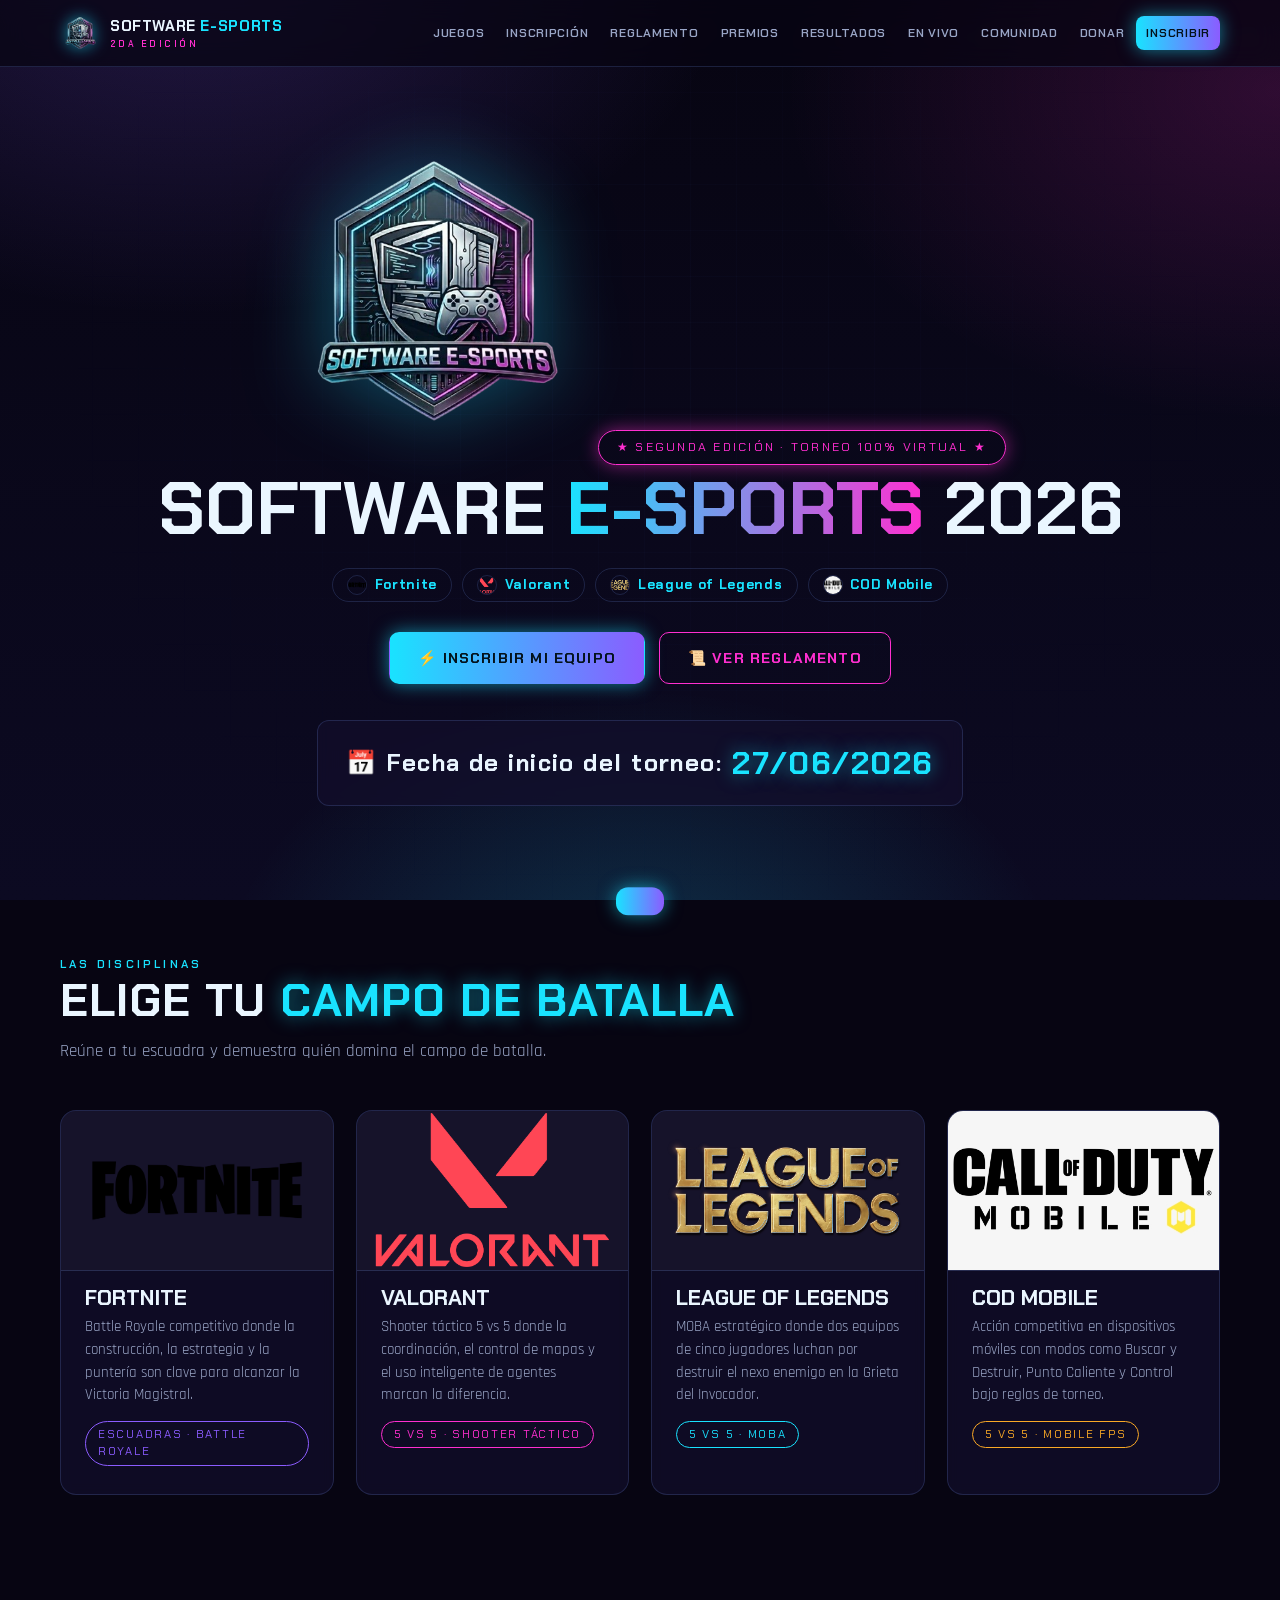
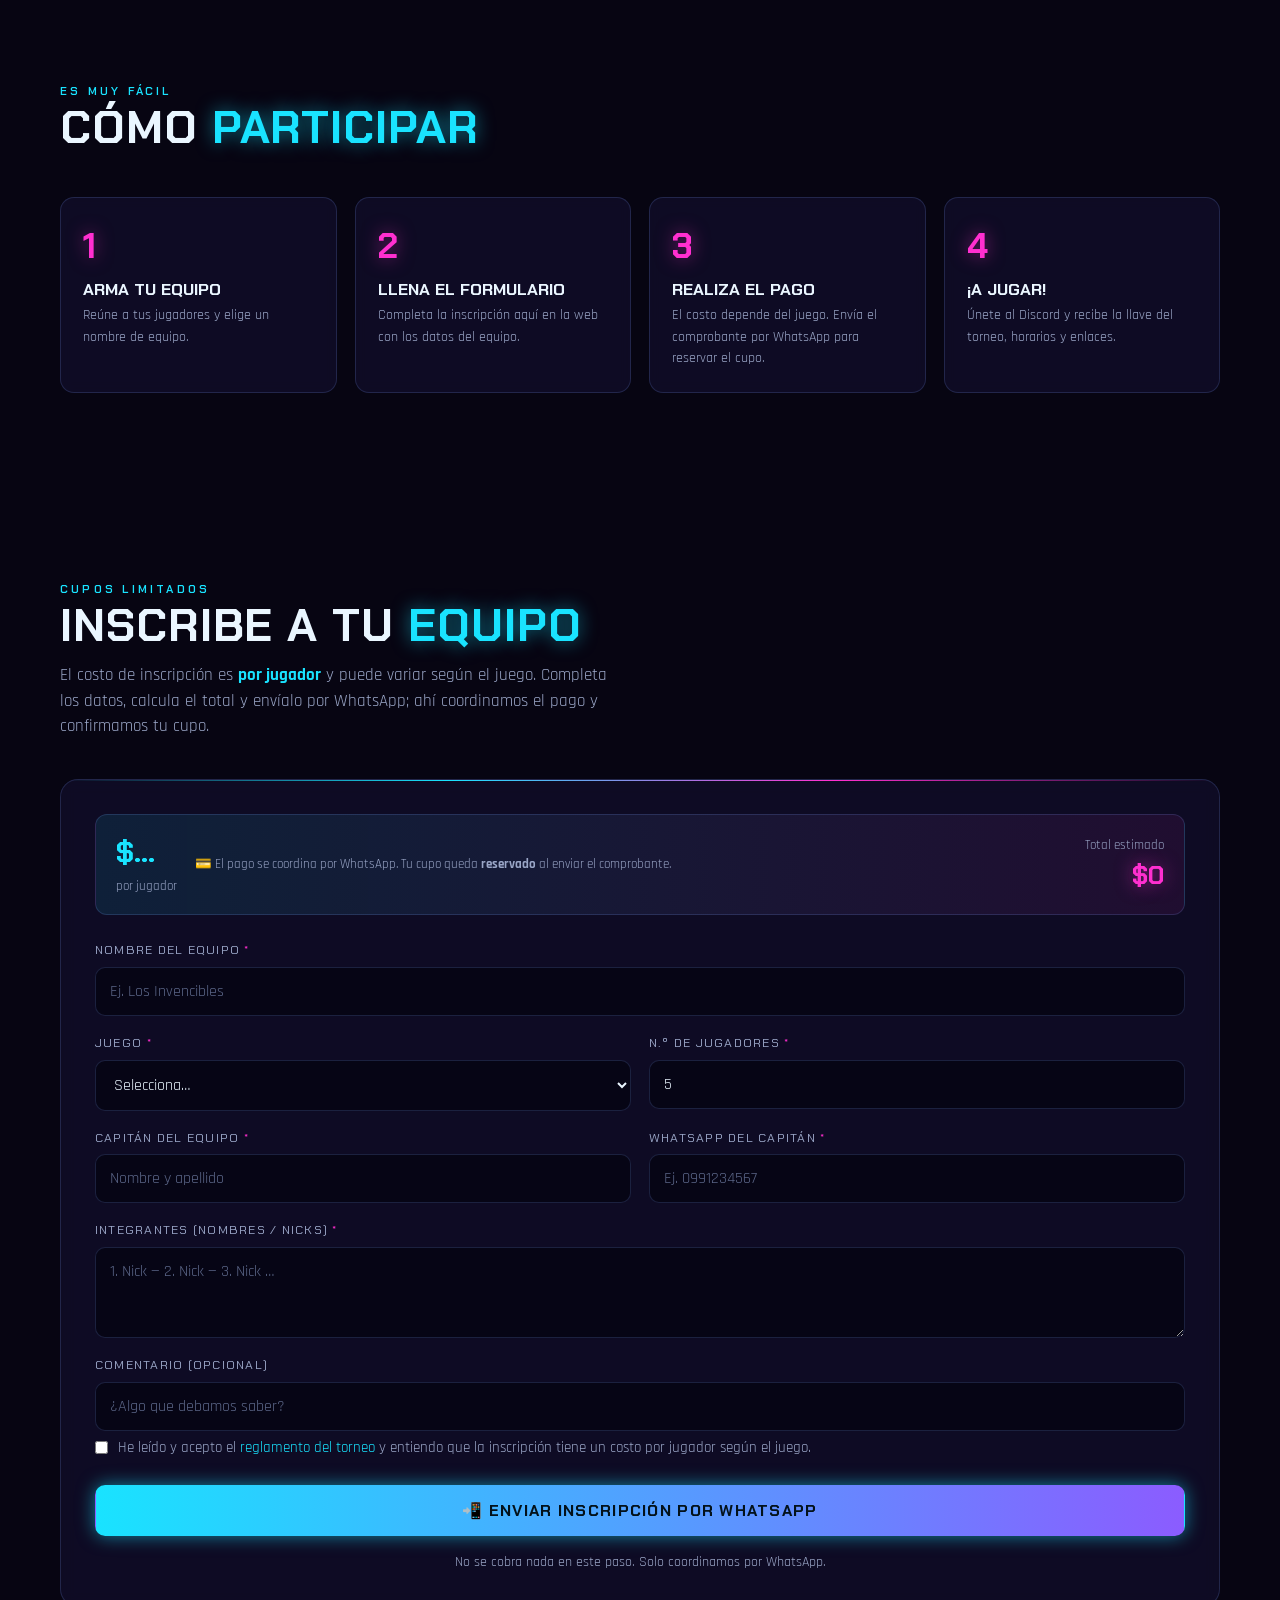
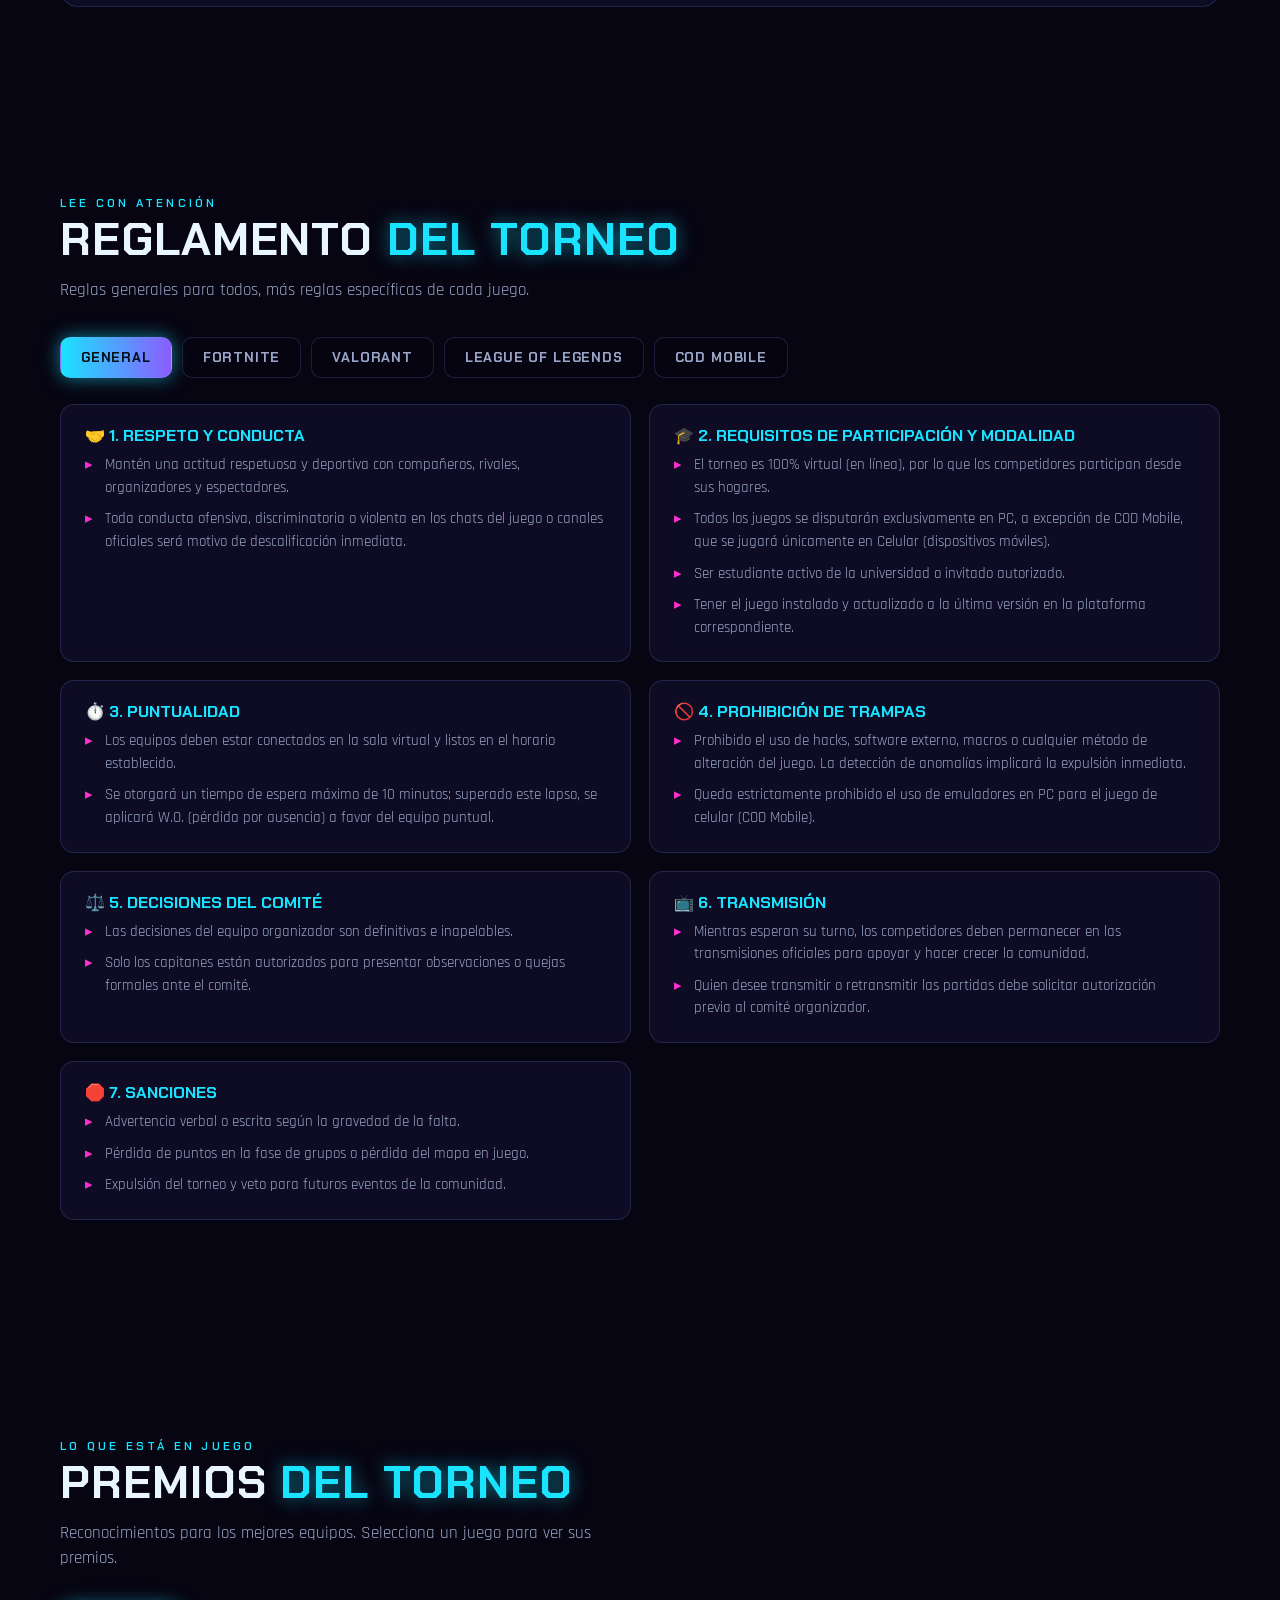
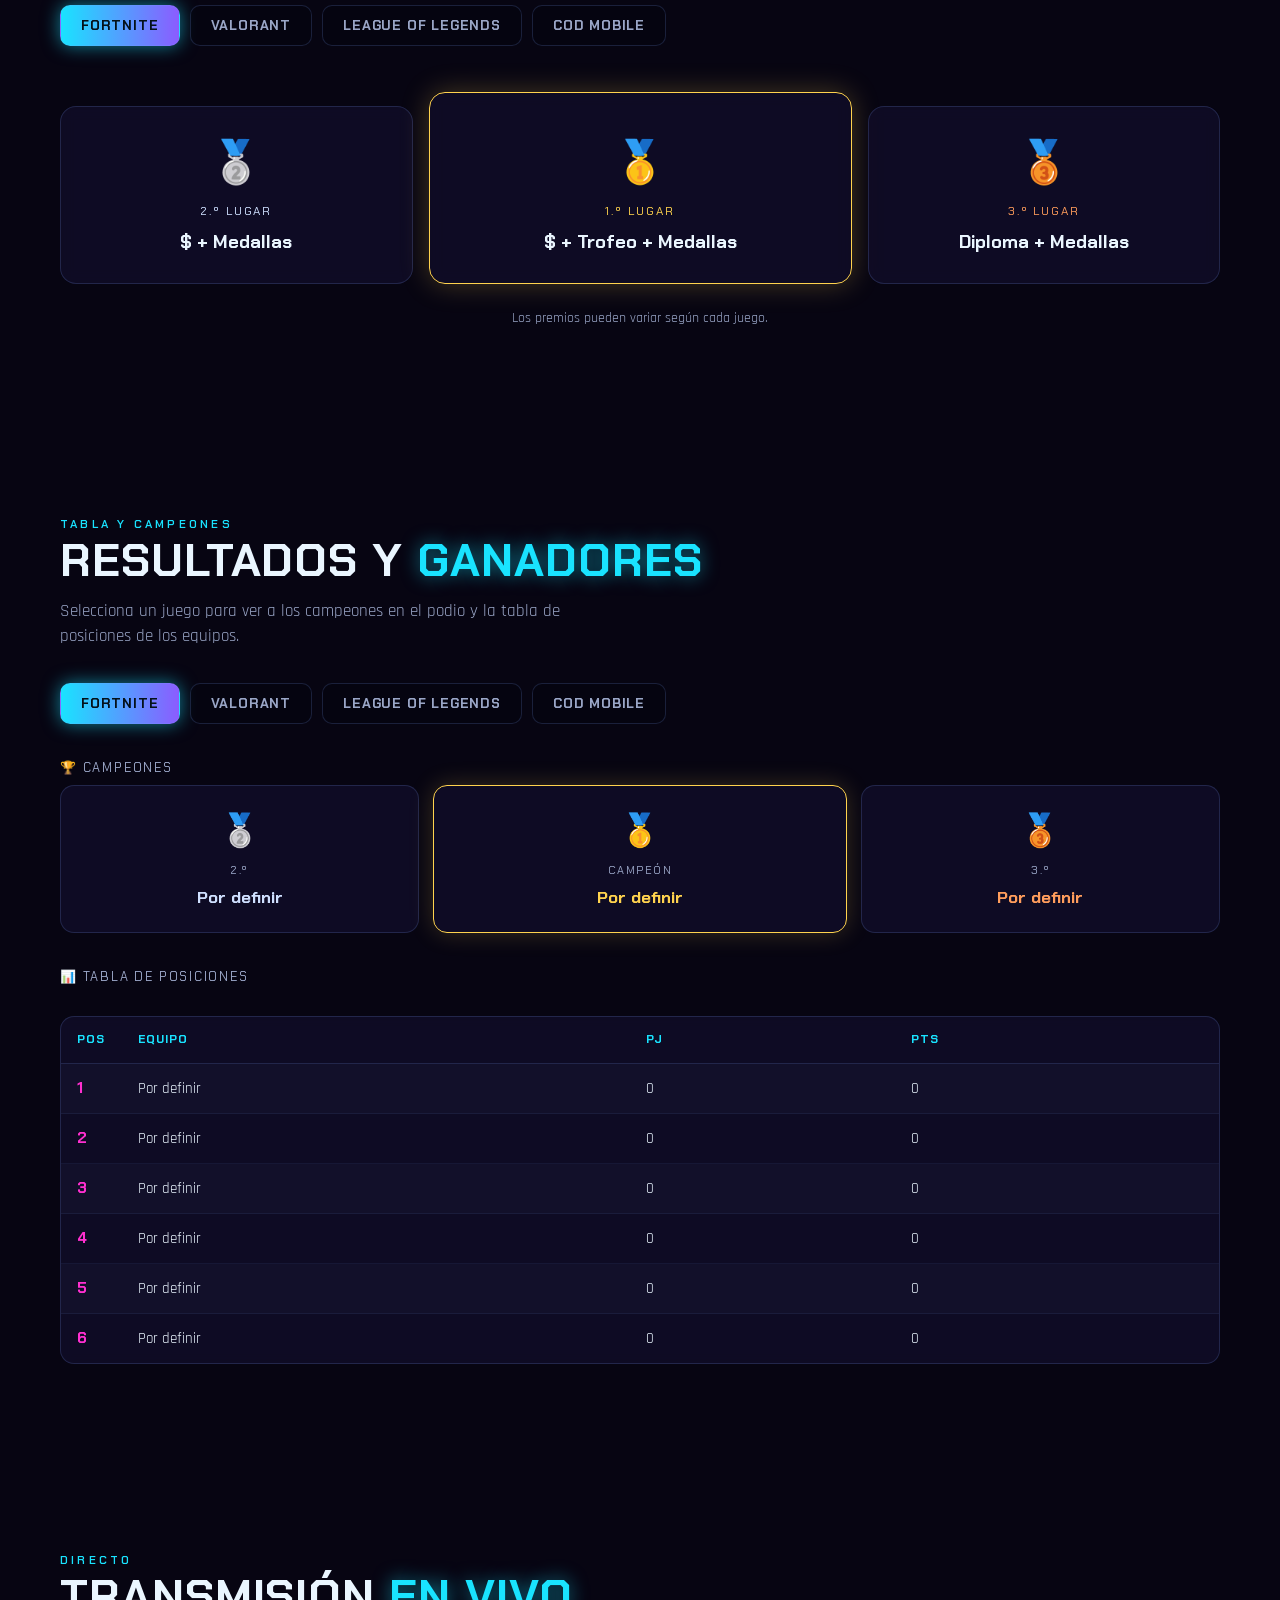
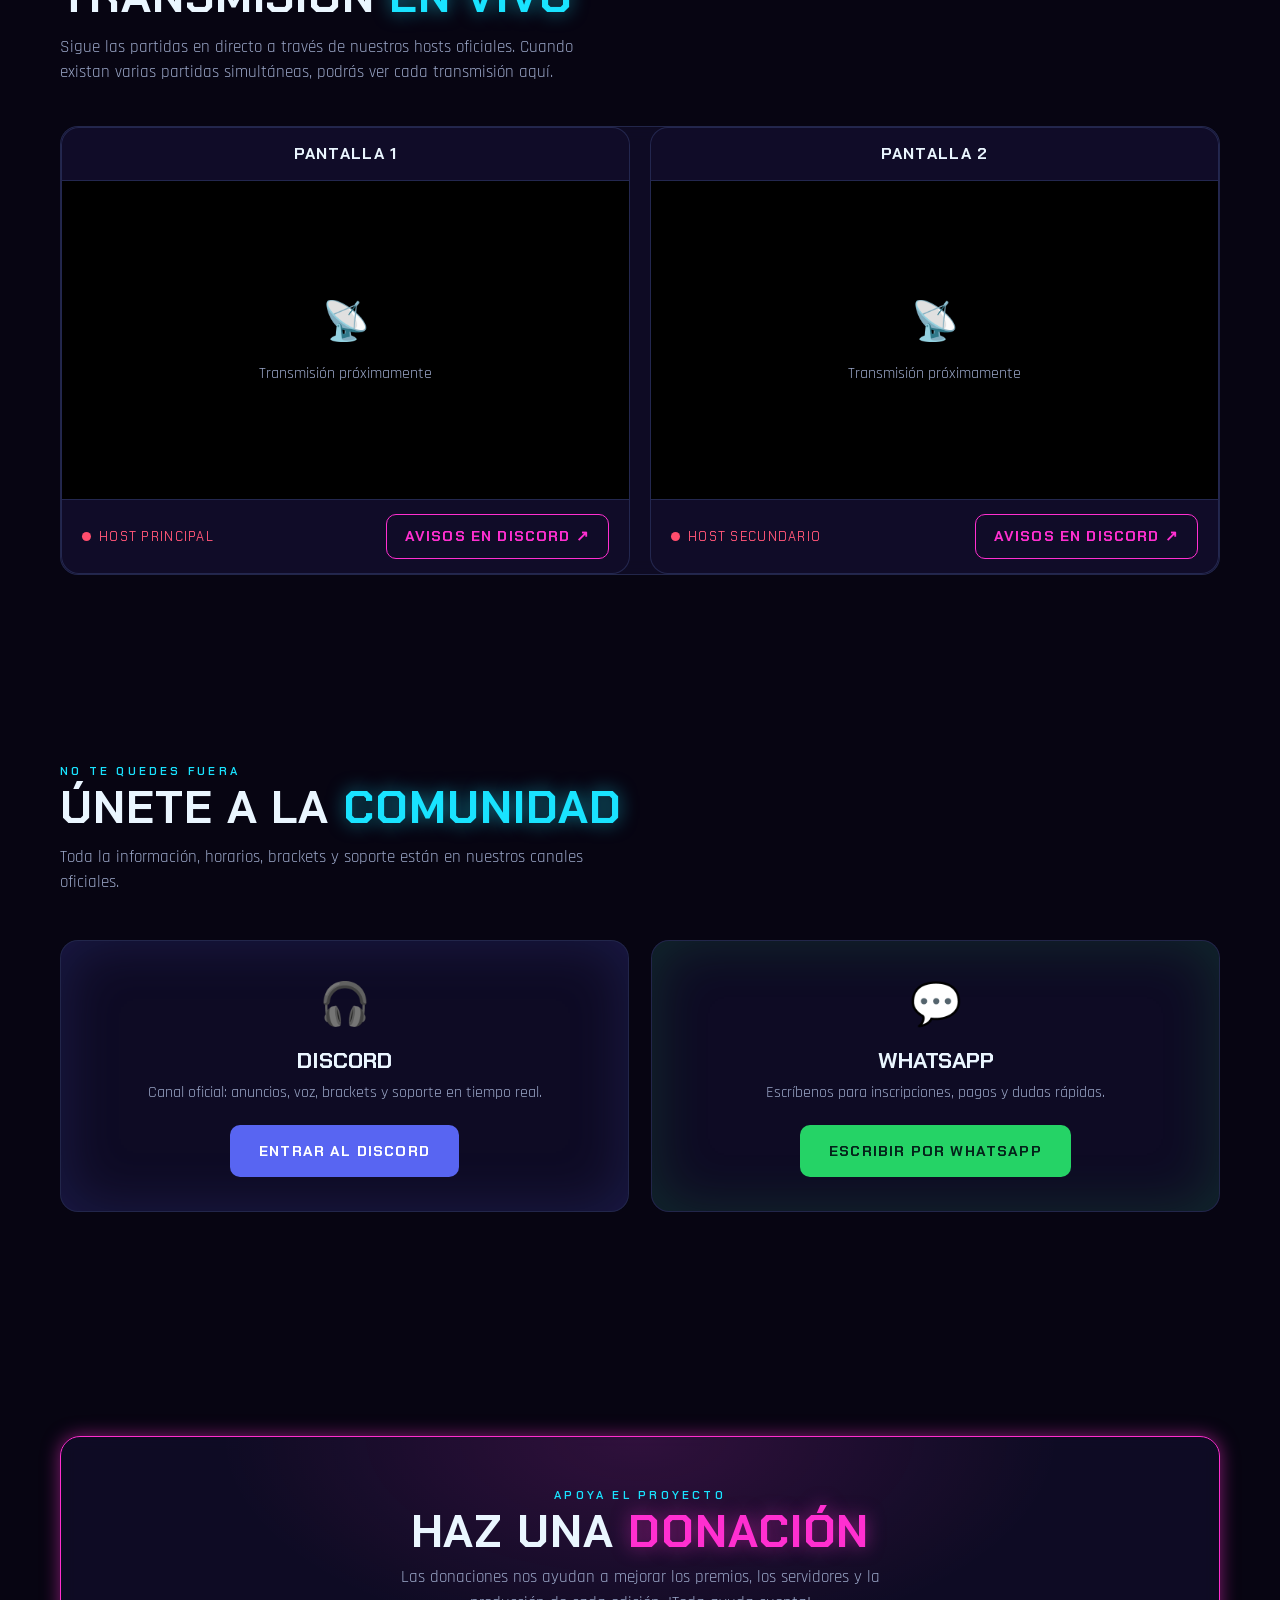
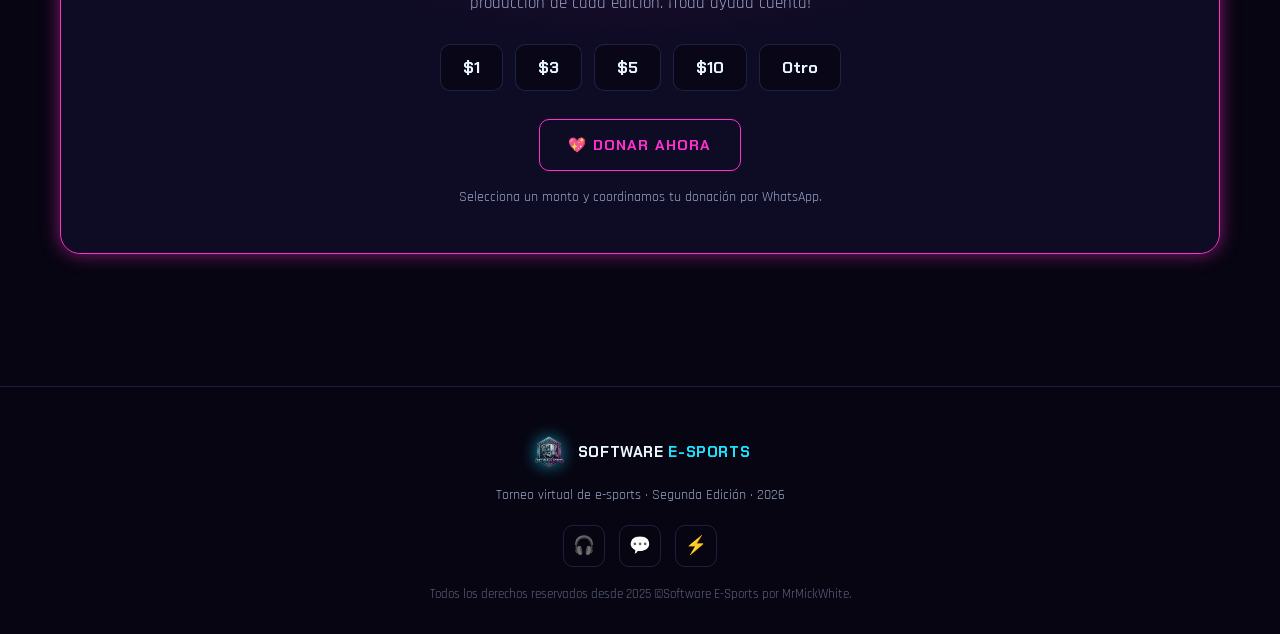
<file: index.html>
<!DOCTYPE html>
<html lang="es">
<head>
<meta charset="UTF-8">
<meta name="viewport" content="width=device-width, initial-scale=1.0">
<title>Software E-Sports 2026 · 2da Edición</title>
<meta name="description" content="Torneo virtual de e-sports. Inscribe a tu equipo en Fortnite, Valorant y League of Legends.">
<link rel="preconnect" href="https://fonts.googleapis.com">
<link rel="preconnect" href="https://fonts.gstatic.com" crossorigin>
<link href="https://fonts.googleapis.com/css2?family=Chakra+Petch:wght@500;600;700&family=Rajdhani:wght@400;500;600;700&display=swap" rel="stylesheet">
<!-- ESTILOS (diseño) -->
<link rel="stylesheet" href="css/estilos.css">
</head>
<body>

<!-- ============================================================
     ⚙️ ¿DÓNDE CAMBIO LAS COSAS?
       • Juegos, reglas, precios, premios, posiciones, ganadores
         y transmisiones → en tu HOJA DE GOOGLE SHEETS.
       • Si no usas la hoja → en  js/datos-locales.js
       • WhatsApp, Discord, redes, ID de la hoja → en  js/config.js
       (Aquí, en el HTML, casi nunca necesitas tocar nada.)
     ============================================================ -->

<!-- PRELOADER (pantalla de carga inicial) -->
<div id="preloader">
  <div class="pl-inner">
    <img src="logo.png" alt="Software E-Sports" class="pl-logo">
    <div class="pl-title">SOFTWARE <span>E-SPORTS</span></div>
    <div class="pl-bar"><span id="pl-fill"></span></div>
    <div class="pl-pct" id="pl-pct">Cargando… 0%</div>
  </div>
</div>
<script>
/* Pantalla de carga: llena la barra y luego se desvanece.
   ⚙️ Para que dure más o menos, cambia el "95" (ms por paso) más abajo. */
(function(){
  var pre=document.getElementById('preloader');
  if(!pre) return;
  var fill=document.getElementById('pl-fill'), pct=document.getElementById('pl-pct');
  document.documentElement.style.overflow='hidden';   // bloquea el scroll mientras carga
  var p=0;
  var timer=setInterval(function(){
    p+=Math.random()*9+4;
    if(p>=100){p=100;clearInterval(timer);terminar();}
    fill.style.width=p+'%';
    pct.textContent='Cargando… '+Math.floor(p)+'%';
  },95);
  function terminar(){
    setTimeout(function(){
      pre.classList.add('hide');
      document.documentElement.style.overflow='';
      setTimeout(function(){ if(pre.parentNode) pre.remove(); },700);
    },300);
  }
})();
</script>

<!-- NAV -->
<header>
  <div class="wrap nav">
    <a href="#inicio" class="brand">
      <img src="logo.png" alt="Logo Software E-Sports">
      <span>SOFTWARE<b> E-SPORTS</b><small>2DA EDICIÓN</small></span>
    </a>
    <nav class="menu" id="menu">
      <a href="#juegos">Juegos</a>
      <a href="#inscripcion">Inscripción</a>
      <a href="#reglamento">Reglamento</a>
      <a href="#premios">Premios</a>
      <a href="#resultados">Resultados</a>
      <a href="#envivo">En vivo</a>
      <a href="#comunidad">Comunidad</a>
      <a href="#donaciones">Donar</a>
      <a href="#inscripcion" class="cta">Inscribir</a>
    </nav>
    <button class="burger" id="burger" aria-label="Menú">☰</button>
  </div>
</header>

<!-- HERO -->
<section class="hero wrap" id="inicio">
  <img src="logo.png" alt="Software E-Sports 2026" class="hero-logo">
  <div class="edition reveal">★ Segunda Edición · Torneo 100% Virtual ★</div>
  <h1 class="reveal">SOFTWARE <span class="g">E-SPORTS</span> 2026</h1>
  <!-- Pastillas de juegos (se generan solas desde los datos) -->
  <div class="pills reveal" id="hero-pills"></div>
  <div class="btn-row reveal">
    <a href="#inscripcion" class="btn btn-primary">⚡ Inscribir mi equipo</a>
    <a href="#reglamento" class="btn btn-ghost">📜 Ver reglamento</a>
  </div>
  <div id="fecha-zona" class="reveal"></div>
</section>

<!-- JUEGOS -->
<section class="section wrap" id="juegos">
  <span class="tag reveal">Las disciplinas</span>
  <h2 class="reveal">Elige tu <b>campo de batalla</b></h2>
  <p class="lead reveal">Reúne a tu escuadra y demuestra quién domina el campo de batalla.</p>
  <!-- Tarjetas de juegos (se generan solas desde los datos) -->
  <div class="grid3" id="games-grid"></div>
</section>

<!-- CÓMO PARTICIPAR -->
<section class="section wrap" id="como">
  <span class="tag reveal">Es muy fácil</span>
  <h2 class="reveal">Cómo <b>participar</b></h2>
  <div class="steps">
    <div class="step reveal"><div class="num">1</div><h3>Arma tu equipo</h3><p>Reúne a tus jugadores y elige un nombre de equipo.</p></div>
    <div class="step reveal"><div class="num">2</div><h3>Llena el formulario</h3><p>Completa la inscripción aquí en la web con los datos del equipo.</p></div>
    <div class="step reveal"><div class="num">3</div><h3>Realiza el pago</h3><p>El costo depende del juego. Envía el comprobante por WhatsApp para reservar el cupo.</p></div>
    <div class="step reveal"><div class="num">4</div><h3>¡A jugar!</h3><p>Únete al Discord y recibe la llave del torneo, horarios y enlaces.</p></div>
  </div>
</section>

<!-- INSCRIPCIÓN -->
<section class="section wrap" id="inscripcion">
  <span class="tag reveal">Cupos limitados</span>
  <h2 class="reveal">Inscribe a tu <b>equipo</b></h2>
  <p class="lead reveal">El costo de inscripción es <b style="color:var(--cyan)">por jugador</b> y puede variar según el juego. Completa los datos, calcula el total y envíalo por WhatsApp; ahí coordinamos el pago y confirmamos tu cupo.</p>

  <div class="form-card reveal">
    <div class="price-banner">
      <div><div class="big" id="precio-jugador">$5</div><small>por jugador</small></div>
      <small style="flex:1;min-width:180px">💳 El pago se coordina por WhatsApp. Tu cupo queda <b>reservado</b> al enviar el comprobante.</small>
      <div class="total-box"><small>Total estimado</small><div class="tt" id="total-ui">$0</div></div>
    </div>

    <form id="form">
      <div class="fgrid">
        <div class="field full"><label>Nombre del equipo <span class="req">*</span></label><input name="equipo" required placeholder="Ej. Los Invencibles"></div>
        <div class="field"><label>Juego <span class="req">*</span></label>
          <!-- Las opciones se generan solas desde los datos -->
          <select name="juego" id="sel-juego" required><option value="">Selecciona…</option></select></div>
        <div class="field"><label>N.º de jugadores <span class="req">*</span></label>
          <input type="number" name="jugadores" id="jugadores" min="1" max="10" value="5" required></div>
        <div class="field"><label>Capitán del equipo <span class="req">*</span></label><input name="capitan" required placeholder="Nombre y apellido"></div>
        <div class="field"><label>WhatsApp del capitán <span class="req">*</span></label><input name="telefono" required placeholder="Ej. 0991234567"></div>
        <div class="field full"><label>Integrantes (nombres / nicks) <span class="req">*</span></label>
          <textarea name="integrantes" rows="3" required placeholder="1. Nick — 2. Nick — 3. Nick …"></textarea></div>
        <div class="field full"><label>Comentario (opcional)</label><input name="comentario" placeholder="¿Algo que debamos saber?"></div>
      </div>
      <div class="check">
        <input type="checkbox" id="acepto" required>
        <label for="acepto" style="text-transform:none;letter-spacing:0;font-family:var(--font-b);color:var(--muted);font-size:.92rem">He leído y acepto el <a href="#reglamento" style="color:var(--cyan)">reglamento del torneo</a> y entiendo que la inscripción tiene un costo por jugador según el juego.</label>
      </div>
      <button type="submit" class="btn btn-primary">📲 Enviar inscripción por WhatsApp</button>
      <p class="note">No se cobra nada en este paso. Solo coordinamos por WhatsApp.</p>
    </form>
  </div>
</section>

<!-- REGLAMENTO -->
<section class="section wrap" id="reglamento">
  <span class="tag reveal">Lee con atención</span>
  <h2 class="reveal">Reglamento <b>del torneo</b></h2>
  <p class="lead reveal">Reglas generales para todos, más reglas específicas de cada juego.</p>

  <!-- Pestañas y contenido del reglamento (se generan solos desde los datos) -->
  <div class="tabs reveal" id="rules-tabs"></div>
  <div id="rules-panes"></div>

  <div style="text-align:center;margin-top:30px" class="reveal">
    <a href="#" id="reglamento-pdf" class="btn btn-ghost">⬇️ Descargar reglamento completo (PDF)</a>
  </div>
</section>

<!-- PREMIOS -->
<section class="section wrap" id="premios">
  <span class="tag reveal">Lo que está en juego</span>
  <h2 class="reveal">Premios <b>del torneo</b></h2>
  <p class="lead reveal">Reconocimientos para los mejores equipos. Selecciona un juego para ver sus premios.</p>
  <!-- Pestañas y podio de premios (se generan solos desde los datos) -->
  <div class="tabs reveal" id="prize-tabs"></div>
  <div class="podium" id="prize-podium"></div>
  <p class="note reveal" style="margin-top:24px">Los premios pueden variar según cada juego.</p>
</section>

<!-- RESULTADOS / GANADORES -->
<section class="section wrap" id="resultados">
  <span class="tag reveal">Tabla y campeones</span>
  <h2 class="reveal">Resultados y <b>ganadores</b></h2>
  <p class="lead reveal">Selecciona un juego para ver a los campeones en el podio y la tabla de posiciones de los equipos.</p>

  <!-- Pestañas de resultados (se generan solas desde los datos) -->
  <div class="tabs reveal" id="result-tabs"></div>
  <div id="ronda-actual" class="ronda-pill"></div>

  <div class="subhead">🏆 Campeones</div>
  <div class="champs" id="champs"></div>

  <div class="subhead">📊 Tabla de posiciones</div>
  <div class="table-wrap">
    <table>
      <thead><tr><th>Pos</th><th>Equipo</th><th>PJ</th><th>Pts</th></tr></thead>
      <tbody id="standings-body"></tbody>
    </table>
  </div>
</section>

<!-- EN VIVO -->
<section class="section wrap" id="envivo">
  <span class="tag reveal">Directo</span>
  <h2 class="reveal">Transmisión <b>en vivo</b></h2>
  <p class="lead reveal">Sigue las partidas en directo a través de nuestros hosts oficiales. Cuando existan varias partidas simultáneas, podrás ver cada transmisión aquí.</p>
  <div class="live-card reveal">
    <div class="live-grid">
      <!-- STREAM 1 -->
      <div class="stream-box">
        <div class="stream-title">🎯 Pantalla 1</div>
        <div class="live-frame" id="live-frame-1"></div>
        <div class="live-bar">
          <span class="liveon"><span class="dot"></span> Host Principal</span>
          <a href="#" id="twitch-link-1" class="btn btn-ghost" target="_blank" rel="noopener" style="margin-left:auto;padding:10px 18px">Ver en Twitch ↗</a>
        </div>
      </div>
      <!-- STREAM 2 -->
      <div class="stream-box">
        <div class="stream-title">📱 Pantalla 2</div>
        <div class="live-frame" id="live-frame-2"></div>
        <div class="live-bar">
          <span class="liveon"><span class="dot"></span> Host Secundario</span>
          <a href="#" id="twitch-link-2" class="btn btn-ghost" target="_blank" rel="noopener" style="margin-left:auto;padding:10px 18px">Ver en Twitch ↗</a>
        </div>
      </div>
    </div>
  </div>
</section>

<!-- COMUNIDAD -->
<section class="section wrap" id="comunidad">
  <span class="tag reveal">No te quedes fuera</span>
  <h2 class="reveal">Únete a la <b>comunidad</b></h2>
  <p class="lead reveal">Toda la información, horarios, brackets y soporte están en nuestros canales oficiales.</p>
  <div class="comm">
    <div class="comm-card discord reveal"><div class="big-ico">🎧</div><h3>Discord</h3><p>Canal oficial: anuncios, voz, brackets y soporte en tiempo real.</p><a href="#" id="link-discord" class="btn" target="_blank" rel="noopener">Entrar al Discord</a></div>
    <div class="comm-card whatsapp reveal"><div class="big-ico">💬</div><h3>WhatsApp</h3><p>Escríbenos para inscripciones, pagos y dudas rápidas.</p><a href="#" id="link-whatsapp" class="btn" target="_blank" rel="noopener">Escribir por WhatsApp</a></div>
  </div>
</section>

<!-- DONACIONES -->
<section class="section wrap" id="donaciones">
  <div class="donate-card reveal">
    <span class="tag">Apoya el proyecto</span>
    <h2>Haz una <b style="color:var(--magenta);text-shadow:var(--glow-mag)">donación</b></h2>
    <p class="lead">Las donaciones nos ayudan a mejorar los premios, los servidores y la producción de cada edición. ¡Toda ayuda cuenta!</p>
    <div class="donate-amounts" id="amounts">
      <button data-amt="1">$1</button><button data-amt="3">$3</button><button data-amt="5">$5</button><button data-amt="10">$10</button><button data-amt="">Otro</button>
    </div>
    <a href="#" id="link-donate" class="btn btn-ghost" target="_blank" rel="noopener" style="border-color:var(--magenta);color:var(--magenta)">💖 Donar ahora</a>
    <p class="note" id="donate-note">Selecciona un monto y coordinamos tu donación por WhatsApp.</p>
  </div>
</section>

<footer>
  <div class="wrap">
    <div class="brand"><img src="logo.png" alt="logo" style="height:38px;width:38px;object-fit:contain"><span>SOFTWARE <b>E-SPORTS</b></span></div>
    <p>Torneo virtual de e-sports · Segunda Edición · 2026</p>
    <div class="social" id="socials"></div>
    <p style="opacity:.6;font-size:.8rem;margin-top:14px">Todos los derechos reservados desde 2025 ©Software E-Sports por MrMickWhite.</p>
  </div>
</footer>

<div id="toast"></div>

<!-- ============================================================
     SCRIPTS  (el orden importa)
       1) config.js        → ajustes generales
       2) datos-locales.js → juegos / reglas / premios / resultados (respaldo)
       3) sheets.js        → lectura de Google Sheets
       4) app.js           → dibuja la página y maneja los eventos
     ============================================================ -->
<script src="js/config.js"></script>
<script src="js/datos-locales.js"></script>
<script src="js/sheets.js"></script>
<script src="js/app.js"></script>
</body>
</html>
</file>
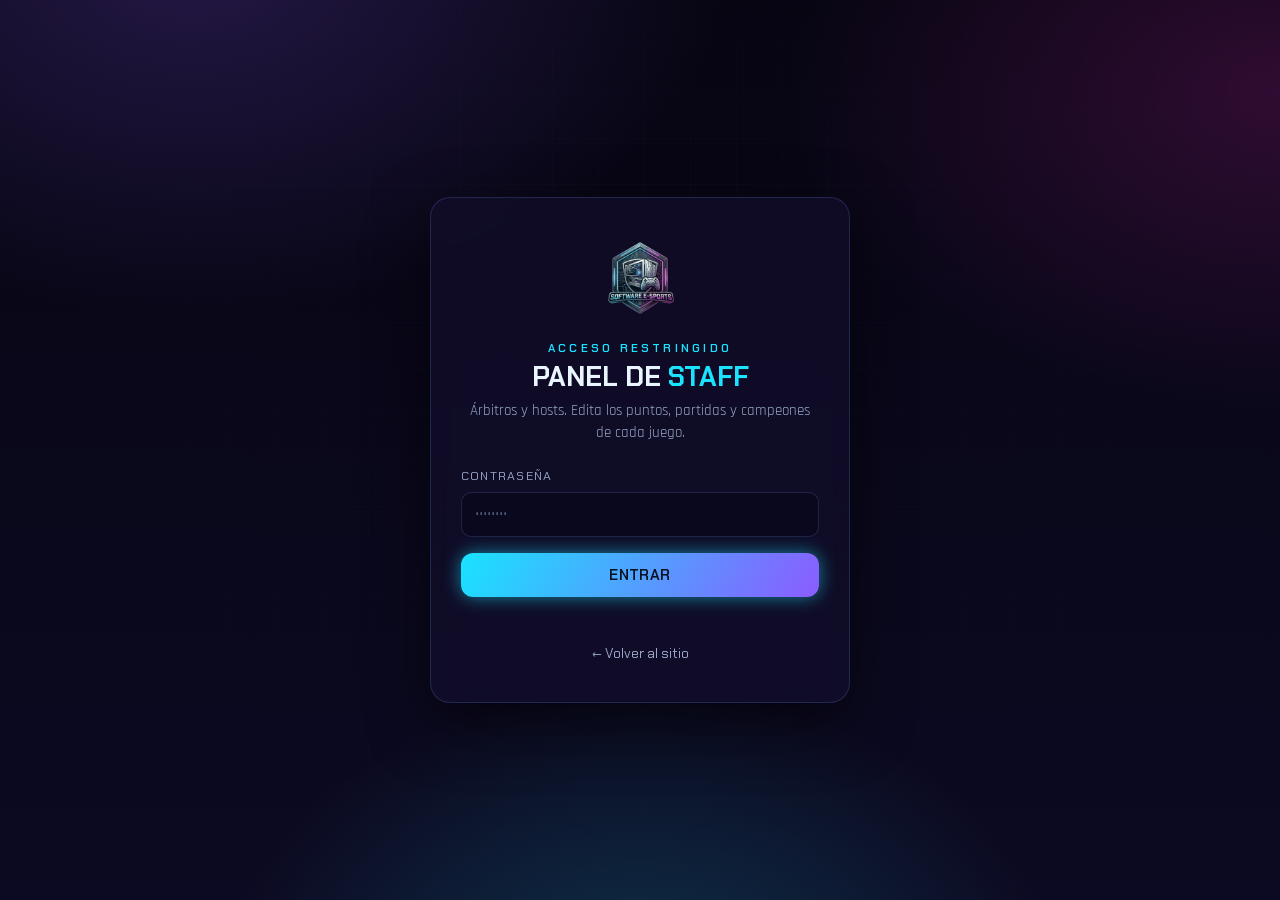
<file: staff/index.html>
<!DOCTYPE html>
<html lang="es">
<head>
<meta charset="UTF-8">
<meta name="viewport" content="width=device-width, initial-scale=1.0">
<meta name="robots" content="noindex">
<title>Panel de Staff · Software E-Sports 2026</title>
<link rel="preconnect" href="https://fonts.googleapis.com">
<link rel="preconnect" href="https://fonts.gstatic.com" crossorigin>
<link href="https://fonts.googleapis.com/css2?family=Chakra+Petch:wght@500;600;700&family=Rajdhani:wght@400;500;600;700&display=swap" rel="stylesheet">
<link rel="stylesheet" href="../css/estilos.css">
<link rel="stylesheet" href="staff.css">
</head>
<body class="staff">

<!-- ===== LOGIN ===== -->
<section id="login" class="login-wrap">
  <div class="login-card">
    <div class="login-logo"><img src="../logo.png" alt="" onerror="this.style.display='none'"></div>
    <span class="tag">Acceso restringido</span>
    <h1>Panel de <b>Staff</b></h1>
    <p class="login-sub">Árbitros y hosts. Edita los puntos, partidas y campeones de cada juego.</p>

    <label class="campo">
      <span>Contraseña</span>
      <input type="password" id="pass" placeholder="••••••••" autocomplete="current-password">
    </label>
    <button class="btn btn-primary" id="btn-entrar">Entrar</button>
    <div id="login-msg" class="msg"></div>

    <a href="../index.html" class="volver">← Volver al sitio</a>
  </div>
</section>

<!-- ===== PANEL ===== -->
<section id="panel" class="panel" hidden>
  <header class="panel-top">
    <div class="pt-left">
      <span class="tag">Panel de Staff</span>
      <h2>Resultados <b>en vivo</b></h2>
    </div>
    <div class="pt-right">
      <button class="btn btn-ghost" id="btn-recargar">↻ Recargar</button>
      <button class="btn btn-ghost" id="btn-salir">Salir</button>
    </div>
  </header>

  <div id="demo-banner" class="demo-banner" hidden>
    🧪 <b>Modo demo:</b> no hay <code>appsScriptURL</code> configurado, así que los cambios
    <b>no se guardan</b>. Configúralo (ver <code>staff/LÉEME.md</code>) para escribir en la hoja.
  </div>

  <div class="selector">
    <label class="campo">
      <span>Juego</span>
      <select id="sel-juego"></select>
    </label>
  </div>

  <!-- PUNTAJES POR RONDA -->
  <div class="bloque">
    <div class="bloque-head">
      <h3>🎯 Puntajes por ronda</h3>
      <div class="ronda-ctrls">
        <button class="btn btn-ghost mini" id="btn-ronda-menos">– Ronda</button>
        <button class="btn btn-ghost mini" id="btn-ronda-mas">+ Ronda</button>
        <button class="btn btn-ghost mini" id="btn-add">+ Equipo/Jugador</button>
      </div>
    </div>
    <div class="ronda-now" id="ronda-now"></div>
    <div class="tabla-wrap">
      <table class="tabla" id="grid">
        <thead id="grid-head"></thead>
        <tbody id="filas"></tbody>
      </table>
    </div>
    <p class="hint">Escribe el puntaje de cada ronda; el <b>Total</b> se suma solo. Deja en blanco las rondas que aún no se juegan. Al guardar, la tabla se ordena por total.</p>
  </div>

  <!-- GANADORES -->
  <div class="bloque">
    <div class="bloque-head"><h3>🏆 Campeones</h3></div>
    <div class="podio-grid">
      <label class="campo"><span>🥇 Campeón</span><input id="g-1" placeholder="Por definir"></label>
      <label class="campo"><span>🥈 Segundo</span><input id="g-2" placeholder="Por definir"></label>
      <label class="campo"><span>🥉 Tercero</span><input id="g-3" placeholder="Por definir"></label>
    </div>
  </div>

  <div class="guardar-bar">
    <div id="estado" class="msg"></div>
    <button class="btn btn-primary grande" id="btn-guardar">💾 Guardar cambios</button>
  </div>
</section>

<div id="toast" class="toast"></div>

<script src="../js/config.js"></script>
<script src="staff.js"></script>
</body>
</html>
</file>
<file: css/estilos.css>
/* ============================================================
   ESTILOS · Software E-Sports 2026
   (Este archivo solo contiene diseño. Para cambiar textos,
    juegos, reglas, precios, premios, etc. NO edites aquí:
    usa la hoja de Google Sheets o los archivos de la carpeta /js)
   ============================================================ */
:root{
  --bg:#070512;--bg-2:#0c0a22;--panel:rgba(18,14,44,.72);
  --cyan:#19e3ff;--magenta:#ff2fd0;--violet:#8b5cff;
  --gold:#ffd34e;--silver:#cfe0ff;--bronze:#ff9d5c;
  --ink:#eaf6ff;--muted:#9aa6c7;--line:rgba(120,160,255,.18);
  --glow-cyan:0 0 18px rgba(25,227,255,.55);--glow-mag:0 0 18px rgba(255,47,208,.5);
  --font-d:'Chakra Petch',sans-serif;--font-b:'Rajdhani',sans-serif;
}
*{margin:0;padding:0;box-sizing:border-box}
html{scroll-behavior:smooth}
body{font-family:var(--font-b);background:var(--bg);color:var(--ink);overflow-x:hidden;line-height:1.5}
body::before{content:"";position:fixed;inset:0;z-index:-2;
  background:radial-gradient(900px 600px at 15% -5%,rgba(139,92,255,.22),transparent 60%),
  radial-gradient(900px 600px at 100% 10%,rgba(255,47,208,.16),transparent 55%),
  radial-gradient(700px 500px at 50% 110%,rgba(25,227,255,.18),transparent 60%),
  linear-gradient(180deg,var(--bg),var(--bg-2));}
body::after{content:"";position:fixed;inset:0;z-index:-1;opacity:.4;
  background-image:linear-gradient(rgba(120,160,255,.07) 1px,transparent 1px),linear-gradient(90deg,rgba(120,160,255,.07) 1px,transparent 1px);
  background-size:46px 46px;mask-image:radial-gradient(circle at 50% 40%,#000 0%,transparent 78%);animation:drift 24s linear infinite;}
@keyframes drift{to{background-position:46px 46px,46px 46px}}
a{color:inherit;text-decoration:none}
.wrap{width:min(1160px,92vw);margin-inline:auto}
.tag{font-family:var(--font-d);letter-spacing:.28em;text-transform:uppercase;font-size:.72rem;color:var(--cyan);font-weight:600}
h1,h2,h3{font-family:var(--font-d);text-transform:uppercase;line-height:1.05}
.section{padding:92px 0;position:relative}
.section h2{font-size:clamp(1.7rem,4.5vw,2.9rem);letter-spacing:.02em}
.section h2 b{color:var(--cyan);text-shadow:var(--glow-cyan)}
.lead{color:var(--muted);max-width:62ch;font-size:1.05rem;margin-top:14px}

/* NAV */
header{position:sticky;top:0;z-index:50;backdrop-filter:blur(12px);background:rgba(7,5,18,.72);border-bottom:1px solid var(--line)}
.nav{display:flex;align-items:center;justify-content:space-between;height:66px;gap:10px}
.brand{display:flex;align-items:center;gap:10px;font-family:var(--font-d);font-weight:700;letter-spacing:.04em;font-size:.95rem}
.brand img{height:40px;width:40px;object-fit:contain;filter:drop-shadow(0 0 8px rgba(25,227,255,.6))}
.brand span b{color:var(--cyan)}
.brand small{display:block;font-size:.55rem;letter-spacing:.28em;color:var(--magenta);font-weight:600}
.menu{display:flex;gap:2px;align-items:center}
.menu a{font-family:var(--font-d);font-size:.76rem;letter-spacing:.06em;text-transform:uppercase;padding:8px 10px;border-radius:8px;color:var(--muted);transition:.2s;font-weight:600}
.menu a:hover{color:var(--ink);background:rgba(120,160,255,.08)}
.menu a.cta{color:#04111a;background:linear-gradient(90deg,var(--cyan),var(--violet));box-shadow:var(--glow-cyan)}
.menu a.cta:hover{filter:brightness(1.12);color:#04111a}
.burger{display:none;background:none;border:1px solid var(--line);border-radius:8px;color:var(--ink);width:42px;height:42px;font-size:1.3rem;cursor:pointer}
@media(max-width:1024px){
  .menu{position:fixed;inset:66px 0 auto 0;flex-direction:column;background:rgba(8,6,22,.98);padding:12px;gap:3px;border-bottom:1px solid var(--line);transform:translateY(-130%);transition:.32s;align-items:stretch;max-height:85vh;overflow:auto}
  .menu.open{transform:translateY(0)}
  .menu a{padding:13px;font-size:.95rem}
  .burger{display:block}
}

/* HERO */
.hero{padding:64px 0 54px;text-align:center}
.hero-logo{width:min(320px,72vw);filter:drop-shadow(0 0 40px rgba(25,227,255,.35));animation:float 6s ease-in-out infinite}
@keyframes float{50%{transform:translateY(-12px)}}
.hero h1{font-size:clamp(2.1rem,7vw,4.6rem);margin-top:6px}
.hero h1 .g{background:linear-gradient(90deg,var(--cyan),var(--magenta));-webkit-background-clip:text;background-clip:text;color:transparent}
.hero .edition{display:inline-block;margin-top:16px;padding:7px 18px;border:1px solid var(--magenta);border-radius:999px;color:var(--magenta);font-family:var(--font-d);letter-spacing:.18em;font-size:.78rem;box-shadow:var(--glow-mag);text-transform:uppercase}
.hero .pills{display:flex;gap:10px;justify-content:center;flex-wrap:wrap;margin-top:20px}
.pill{padding:6px 14px;border:1px solid var(--line);border-radius:999px;font-size:.85rem;color:var(--muted);font-family:var(--font-d);letter-spacing:.05em}
.pill b{color:var(--cyan)}
.btn-row{display:flex;gap:14px;justify-content:center;flex-wrap:wrap;margin-top:30px}
.btn{font-family:var(--font-d);text-transform:uppercase;letter-spacing:.08em;font-weight:700;padding:14px 28px;border-radius:10px;cursor:pointer;border:1px solid transparent;font-size:.92rem;transition:.2s;display:inline-flex;align-items:center;gap:9px}
.btn-primary{background:linear-gradient(90deg,var(--cyan),var(--violet));color:#03121b;box-shadow:var(--glow-cyan)}
.btn-primary:hover{transform:translateY(-2px);filter:brightness(1.1)}
.btn-ghost{border-color:var(--magenta);color:var(--magenta)}
.btn-ghost:hover{background:rgba(255,47,208,.1);box-shadow:var(--glow-mag)}
.date-badge{margin-top:36px;display:inline-flex;align-items:center;gap:10px;background:var(--panel);border:1px solid var(--line);border-radius:12px;padding:18px 28px;font-family:var(--font-d);font-size:1.5rem;font-weight:700;letter-spacing:.06em;backdrop-filter:blur(6px)}
.date-badge b{color:var(--cyan);font-size:2rem;text-shadow:var(--glow-cyan);}
.count{display:flex;gap:14px;justify-content:center;margin-top:36px;flex-wrap:wrap}
.count .box{background:var(--panel);border:1px solid var(--line);border-radius:12px;padding:14px 18px;min-width:84px;backdrop-filter:blur(6px)}
.count .n{font-family:var(--font-d);font-size:2rem;font-weight:700;color:var(--cyan);text-shadow:var(--glow-cyan);line-height:1}
.count .l{font-size:.68rem;letter-spacing:.22em;text-transform:uppercase;color:var(--muted);margin-top:7px}

/* GAMES */
.grid3{display:grid;grid-template-columns:repeat(auto-fit,minmax(250px,1fr));gap:22px;margin-top:46px;}
@media(max-width:820px){.grid3{grid-template-columns:1fr}}
.game{position:relative;border:1px solid var(--line);border-radius:16px;overflow:hidden;background:var(--panel);backdrop-filter:blur(6px);padding:28px 24px;transition:.25s}
.game:hover{transform:translateY(-6px);border-color:var(--c,var(--cyan));box-shadow:0 14px 40px rgba(0,0,0,.45)}
.game .ico{width:54px;height:54px;border-radius:12px;display:grid;place-items:center;font-size:1.7rem;background:rgba(255,255,255,.04);border:1px solid var(--line)}
.game.has-img{padding-top:0}
.game .cover{display:block;width:calc(100% + 48px);height:160px;object-fit:cover;margin:0 -24px;border-bottom:1px solid var(--line);background:rgba(255,255,255,.03)}
.pill-img{width:20px;height:20px;border-radius:50%;object-fit:cover;vertical-align:middle;margin:-2px 4px 0 0;border:1px solid var(--line)}
.game h3{font-size:1.35rem;margin:16px 0 6px}
.game p{color:var(--muted);font-size:.95rem}
.game .mode{margin-top:14px;display:inline-block;font-family:var(--font-d);font-size:.72rem;letter-spacing:.15em;text-transform:uppercase;color:var(--c,var(--cyan));border:1px solid var(--c,var(--cyan));border-radius:999px;padding:4px 12px}

/* STEPS */
.steps{display:grid;grid-template-columns:repeat(4,1fr);gap:18px;margin-top:46px}
@media(max-width:820px){.steps{grid-template-columns:1fr 1fr}}
@media(max-width:480px){.steps{grid-template-columns:1fr}}
.step{background:var(--panel);border:1px solid var(--line);border-radius:14px;padding:22px;backdrop-filter:blur(6px)}
.step .num{font-family:var(--font-d);font-size:2.2rem;font-weight:700;color:var(--magenta);text-shadow:var(--glow-mag)}
.step h3{font-size:1.05rem;margin:8px 0 6px}
.step p{color:var(--muted);font-size:.9rem}

/* FORM */
.form-card{margin-top:40px;background:var(--panel);border:1px solid var(--line);border-radius:18px;padding:34px;backdrop-filter:blur(8px);position:relative;overflow:hidden}
.form-card::after{content:"";position:absolute;top:-1px;left:0;right:0;height:2px;background:linear-gradient(90deg,transparent,var(--cyan),var(--magenta),transparent)}
.price-banner{display:flex;align-items:center;gap:18px;flex-wrap:wrap;background:linear-gradient(90deg,rgba(25,227,255,.1),rgba(255,47,208,.08));border:1px solid var(--line);border-radius:12px;padding:16px 20px;margin-bottom:26px}
.price-banner .big{font-family:var(--font-d);font-size:1.8rem;font-weight:700;color:var(--cyan)}
.price-banner small{color:var(--muted)}
.total-box{margin-left:auto;text-align:right}
.total-box .tt{font-family:var(--font-d);font-size:1.6rem;font-weight:700;color:var(--magenta);text-shadow:var(--glow-mag)}
.fgrid{display:grid;grid-template-columns:1fr 1fr;gap:18px}
@media(max-width:640px){.fgrid{grid-template-columns:1fr}}
.field{display:flex;flex-direction:column;gap:7px}
.field.full{grid-column:1/-1}
label{font-family:var(--font-d);font-size:.78rem;letter-spacing:.1em;text-transform:uppercase;color:var(--muted)}
label .req{color:var(--magenta)}
input,select,textarea{background:rgba(5,4,16,.7);border:1px solid var(--line);border-radius:10px;padding:13px 14px;color:var(--ink);font-family:var(--font-b);font-size:1rem;transition:.18s;width:100%}
input:focus,select:focus,textarea:focus{outline:none;border-color:var(--cyan);box-shadow:0 0 0 3px rgba(25,227,255,.15)}
input::placeholder,textarea::placeholder{color:#5b6688}
.check{display:flex;gap:10px;align-items:flex-start;margin-top:6px}
.check input{width:auto;margin-top:4px}
.form-card .btn{width:100%;justify-content:center;margin-top:26px;font-size:1rem}
.note{margin-top:16px;font-size:.85rem;color:var(--muted);text-align:center}

/* sub-tabs (used for rules & results) */
.tabs{display:flex;gap:10px;flex-wrap:wrap;margin-top:34px}
.tabs button{font-family:var(--font-d);font-weight:700;text-transform:uppercase;letter-spacing:.06em;font-size:.85rem;padding:11px 20px;border-radius:10px;border:1px solid var(--line);background:rgba(5,4,16,.55);color:var(--muted);cursor:pointer;transition:.2s}
.tabs button:hover{color:var(--ink)}
.tabs button.active{color:#04111a;background:linear-gradient(90deg,var(--cyan),var(--violet));box-shadow:var(--glow-cyan)}
.tabpane{display:none;margin-top:26px}
.tabpane.show{display:block;animation:fade .4s}
@keyframes fade{from{opacity:0;transform:translateY(10px)}to{opacity:1}}

/* RULES */
.rules{display:grid;grid-template-columns:1fr 1fr;gap:18px}
@media(max-width:760px){.rules{grid-template-columns:1fr}}
.rule{background:var(--panel);border:1px solid var(--line);border-radius:14px;padding:22px 24px;backdrop-filter:blur(6px)}
.rule h3{color:var(--cyan);font-size:1.02rem;margin-bottom:10px;display:flex;gap:10px;align-items:center}
.rule ul{list-style:none;display:flex;flex-direction:column;gap:9px}
.rule li{padding-left:20px;position:relative;color:var(--muted);font-size:.94rem}
.rule li::before{content:"▸";position:absolute;left:0;color:var(--magenta)}

/* PRIZES PODIUM */
.podium{display:grid;grid-template-columns:1fr 1.2fr 1fr;gap:16px;align-items:end;margin-top:46px}
@media(max-width:640px){.podium{grid-template-columns:1fr}}
.pod{border:1px solid var(--line);border-radius:16px;padding:26px 20px;text-align:center;background:var(--panel);backdrop-filter:blur(8px);position:relative;overflow:hidden}
.pod .medal{font-size:2.6rem}
.pod .place{font-family:var(--font-d);letter-spacing:.16em;text-transform:uppercase;font-size:.74rem;margin:8px 0 4px}
.pod .prize{font-family:var(--font-d);font-size:1.15rem;font-weight:700;margin-top:8px}
.pod.gold{border-color:var(--gold);box-shadow:0 0 28px rgba(255,211,78,.25);padding-top:40px}
.pod.gold .place{color:var(--gold)}
.pod.silver .place{color:var(--silver)}
.pod.bronze .place{color:var(--bronze)}

/* RESULTS: champ podium (teams) */
.champs{display:grid;grid-template-columns:1fr 1.15fr 1fr;gap:14px;align-items:end;margin-top:8px}
@media(max-width:560px){.champs{grid-template-columns:1fr}}
.champ{border:1px solid var(--line);border-radius:14px;padding:22px 14px;text-align:center;background:var(--panel)}
.champ .m{font-size:2rem}
.champ .p{font-family:var(--font-d);font-size:.7rem;letter-spacing:.14em;text-transform:uppercase;color:var(--muted);margin:6px 0}
.champ .team{font-family:var(--font-d);font-weight:700;font-size:1.05rem}
.champ.g1{border-color:var(--gold);box-shadow:0 0 24px rgba(255,211,78,.2)}
.champ.g1 .team{color:var(--gold)}
.champ.g2 .team{color:var(--silver)}
.champ.g3 .team{color:var(--bronze)}

/* STANDINGS TABLE */
.table-wrap{margin-top:30px;border:1px solid var(--line);border-radius:14px;overflow:hidden;background:var(--panel);backdrop-filter:blur(6px)}
table{width:100%;border-collapse:collapse}
thead th{font-family:var(--font-d);text-transform:uppercase;letter-spacing:.1em;font-size:.74rem;color:var(--cyan);text-align:left;padding:14px 16px;border-bottom:1px solid var(--line)}
tbody td{padding:13px 16px;border-bottom:1px solid rgba(120,160,255,.08);color:var(--ink);font-size:.96rem}
tbody tr:last-child td{border-bottom:none}
tbody tr:nth-child(odd){background:rgba(120,160,255,.03)}
tbody td:first-child{font-family:var(--font-d);font-weight:700;color:var(--magenta);width:60px}
.subhead{font-family:var(--font-d);text-transform:uppercase;letter-spacing:.14em;font-size:.8rem;color:var(--muted);margin:34px 0 6px}

/* LIVE */
.live-card{margin-top:40px;border:1px solid var(--line);border-radius:18px;overflow:hidden;background:var(--panel);backdrop-filter:blur(8px)}
.live-frame{aspect-ratio:16/9;width:100%;background:#000;display:grid;place-items:center;text-align:center;padding:30px}
.live-frame iframe{width:100%;height:100%;border:0}
.live-off{color:var(--muted)}
.live-off .dot{display:inline-block;width:10px;height:10px;border-radius:50%;background:#ff4d6d;margin-right:8px;box-shadow:0 0 10px #ff4d6d}
.live-bar{display:flex;align-items:center;gap:12px;padding:14px 20px;border-top:1px solid var(--line);flex-wrap:wrap}
.live-bar .liveon{display:inline-flex;align-items:center;gap:8px;font-family:var(--font-d);letter-spacing:.1em;color:#ff5577;font-size:.8rem;text-transform:uppercase}
.live-bar .liveon .dot{width:9px;height:9px;border-radius:50%;background:#ff4d6d;animation:blink 1.2s infinite}
@keyframes blink{50%{opacity:.3}}

/* MULTI STREAM */
.live-grid{display:grid;grid-template-columns:repeat(2,1fr);gap:20px;}
.stream-box{background:var(--panel);border:1px solid var(--line);border-radius:18px;overflow:hidden;}
.stream-title{padding:14px;text-align:center;font-family:var(--font-d);font-weight:800;letter-spacing:.08em;text-transform:uppercase;border-bottom:1px solid var(--line);}
.stream-box .live-frame{aspect-ratio:16/9;}
.stream-box .live-frame iframe{width:100%;height:100%;border:none;}
.stream-box .live-bar{border-top:1px solid var(--line);}
@media(max-width:980px){
.live-grid{grid-template-columns:1fr;}}
/* COMMUNITY */
.comm{display:grid;grid-template-columns:1fr 1fr;gap:22px;margin-top:44px}
@media(max-width:680px){.comm{grid-template-columns:1fr}}
.comm-card{border-radius:18px;padding:34px;border:1px solid var(--line);position:relative;overflow:hidden;background:var(--panel);backdrop-filter:blur(8px);text-align:center;transition:.25s}
.comm-card:hover{transform:translateY(-5px)}
.comm-card .big-ico{font-size:2.6rem;margin-bottom:12px}
.comm-card h3{font-size:1.4rem;margin-bottom:8px}
.comm-card p{color:var(--muted);margin-bottom:20px}
.discord{box-shadow:inset 0 0 60px rgba(88,101,242,.18)}.discord .btn{background:#5865F2;color:#fff}
.whatsapp{box-shadow:inset 0 0 60px rgba(37,211,102,.16)}.whatsapp .btn{background:#25D366;color:#04231a}

/* DONATE */
.donate-card{margin-top:40px;text-align:center;border:1px solid var(--magenta);border-radius:20px;padding:46px 30px;background:radial-gradient(600px 300px at 50% 0%,rgba(255,47,208,.14),transparent 70%),var(--panel);backdrop-filter:blur(8px);box-shadow:var(--glow-mag)}
.donate-card .lead{margin:10px auto 0}
.donate-amounts{display:flex;gap:12px;justify-content:center;flex-wrap:wrap;margin:28px 0}
.donate-amounts button{padding:12px 22px;border-radius:10px;border:1px solid var(--line);background:rgba(5,4,16,.6);color:var(--ink);font-family:var(--font-d);font-weight:700;cursor:pointer;transition:.18s;font-size:1rem}
.donate-amounts button:hover,.donate-amounts button.active{border-color:var(--magenta);color:var(--magenta);box-shadow:var(--glow-mag)}

/* FOOTER */
footer{border-top:1px solid var(--line);padding:46px 0 30px;margin-top:40px;text-align:center}
footer .brand{justify-content:center;margin-bottom:14px}
footer p{color:var(--muted);font-size:.9rem}
footer .social{display:flex;gap:14px;justify-content:center;margin:18px 0;flex-wrap:wrap}
footer .social a{width:42px;height:42px;border:1px solid var(--line);border-radius:10px;display:grid;place-items:center;font-size:1.1rem;transition:.2s}
footer .social a:hover{border-color:var(--cyan);color:var(--cyan);box-shadow:var(--glow-cyan)}

.reveal{opacity:0;transform:translateY(26px);transition:.7s cubic-bezier(.2,.7,.2,1)}
.reveal.in{opacity:1;transform:none}
.ronda-pill{text-align:center;min-height:0;margin:2px 0 6px}
.ronda-pill-in{display:inline-block;font-family:var(--font-d);font-weight:600;font-size:.85rem;letter-spacing:.04em;
  color:#ffd0d0;background:rgba(255,47,80,.12);border:1px solid rgba(255,47,80,.4);
  padding:6px 14px;border-radius:999px;animation:pulseR 2s ease-in-out infinite}
@keyframes pulseR{0%,100%{box-shadow:0 0 0 0 rgba(255,47,80,.35)}50%{box-shadow:0 0 0 6px rgba(255,47,80,0)}}
#toast{position:fixed;bottom:24px;left:50%;transform:translateX(-50%) translateY(140%);background:linear-gradient(90deg,var(--cyan),var(--violet));color:#03121b;padding:14px 24px;border-radius:12px;font-family:var(--font-d);font-weight:700;z-index:99;transition:.4s;box-shadow:var(--glow-cyan);max-width:90vw;text-align:center}
#toast.show{transform:translateX(-50%) translateY(0)}

/* PRELOADER (pantalla de carga inicial) */
#preloader{position:fixed;inset:0;z-index:9999;display:grid;place-items:center;
  background:rgba(7,5,18,.55);backdrop-filter:blur(20px) saturate(120%);-webkit-backdrop-filter:blur(20px) saturate(120%);
  transition:opacity .6s ease,visibility .6s ease}
#preloader::before{content:"";position:absolute;inset:0;z-index:-1;
  background:radial-gradient(700px 500px at 50% 28%,rgba(139,92,255,.30),transparent 60%),
  radial-gradient(620px 520px at 82% 82%,rgba(255,47,208,.22),transparent 55%),
  radial-gradient(620px 520px at 16% 82%,rgba(25,227,255,.24),transparent 60%)}
#preloader.hide{opacity:0;visibility:hidden;pointer-events:none}
.pl-inner{display:flex;flex-direction:column;align-items:center;gap:22px;text-align:center;padding:20px}
.pl-logo{width:min(180px,46vw);filter:drop-shadow(0 0 40px rgba(25,227,255,.45));animation:float 6s ease-in-out infinite}
.pl-title{font-family:var(--font-d);font-weight:700;letter-spacing:.12em;font-size:clamp(1.1rem,4vw,1.7rem);text-transform:uppercase}
.pl-title span{color:var(--cyan);text-shadow:var(--glow-cyan)}
.pl-bar{width:min(320px,72vw);height:8px;border-radius:999px;background:rgba(5,4,16,.7);border:1px solid var(--line);overflow:hidden}
.pl-bar span{display:block;height:100%;width:0;border-radius:999px;
  background:linear-gradient(90deg,var(--cyan),var(--violet),var(--magenta));
  box-shadow:0 0 14px rgba(25,227,255,.6);transition:width .12s linear}
.pl-pct{font-family:var(--font-d);letter-spacing:.16em;font-size:.78rem;text-transform:uppercase;color:var(--muted)}
</file>
<file: staff/staff.css>
/* =====================================================================
   Panel de Staff — estilos propios (usa las variables de ../css/estilos.css)
   ===================================================================== */
body.staff{min-height:100vh}
.btn{display:inline-flex;align-items:center;gap:8px;justify-content:center;cursor:pointer;
  font-family:var(--font-d);font-weight:600;letter-spacing:.03em;border-radius:12px;
  padding:12px 20px;border:1px solid var(--line);background:transparent;color:var(--ink);transition:.2s;font-size:.95rem}
.btn:hover{transform:translateY(-2px)}
.btn-primary{background:linear-gradient(120deg,var(--cyan),var(--violet));color:#06121f;border:none;box-shadow:var(--glow-cyan)}
.btn-ghost{border-color:var(--line);color:var(--ink)}
.btn-ghost:hover{border-color:var(--cyan);color:var(--cyan)}
.btn.mini{padding:8px 14px;font-size:.82rem}
.btn.grande{padding:14px 28px;font-size:1.05rem}
.btn:disabled{opacity:.5;cursor:not-allowed;transform:none}

.tag{display:block;margin-bottom:6px}
.campo{display:flex;flex-direction:column;gap:6px}
.campo span{font-family:var(--font-d);font-size:.78rem;letter-spacing:.1em;text-transform:uppercase;color:var(--muted)}
.campo input,.campo select{font-family:var(--font-b);font-size:1rem;color:var(--ink);
  background:rgba(10,8,26,.7);border:1px solid var(--line);border-radius:10px;padding:11px 13px;outline:none;transition:.2s;width:100%}
.campo input:focus,.campo select:focus{border-color:var(--cyan);box-shadow:0 0 0 3px rgba(25,227,255,.15)}
.campo select option{background:#0c0a22}

.msg{font-family:var(--font-d);font-size:.9rem;min-height:1.2em}
.msg.ok{color:#5ff0a8}
.msg.err{color:#ff6b9d}

/* ---- LOGIN ---- */
.login-wrap{min-height:100vh;display:grid;place-items:center;padding:24px}
.login-card{width:min(420px,94vw);background:var(--panel);backdrop-filter:blur(10px);
  border:1px solid var(--line);border-radius:20px;padding:36px 30px;text-align:center;box-shadow:0 20px 60px rgba(0,0,0,.5)}
.login-logo img{width:88px;height:88px;object-fit:contain;margin-bottom:10px}
.login-card h1{font-size:1.7rem;margin:2px 0 8px}
.login-card h1 b{color:var(--cyan)}
.login-sub{color:var(--muted);font-size:.95rem;margin-bottom:22px}
.login-card .campo{text-align:left;margin-bottom:16px}
.login-card .btn-primary{width:100%}
.login-card .msg{margin-top:12px}
.volver{display:inline-block;margin-top:18px;color:var(--muted);font-family:var(--font-d);font-size:.85rem}
.volver:hover{color:var(--cyan)}

/* ---- PANEL ---- */
.panel{width:min(900px,94vw);margin:40px auto;padding-bottom:120px}
.panel-top{display:flex;justify-content:space-between;align-items:flex-end;gap:16px;flex-wrap:wrap;margin-bottom:18px}
.panel-top h2{font-size:1.8rem}
.panel-top h2 b{color:var(--cyan)}
.pt-right{display:flex;gap:10px}

.demo-banner{background:rgba(255,211,78,.1);border:1px solid rgba(255,211,78,.4);color:#ffe49a;
  border-radius:12px;padding:12px 16px;font-size:.9rem;margin-bottom:18px}
.demo-banner code{background:rgba(0,0,0,.3);padding:1px 6px;border-radius:5px}

.selector{margin-bottom:22px;max-width:360px}

.bloque{background:var(--panel);border:1px solid var(--line);border-radius:16px;padding:22px;margin-bottom:20px}
.bloque-head{display:flex;justify-content:space-between;align-items:center;gap:12px;margin-bottom:16px}
.bloque-head h3{font-size:1.15rem}
.ronda-ctrls{display:flex;gap:8px;flex-wrap:wrap}
.ronda-now{font-family:var(--font-d);font-size:.92rem;margin:-4px 0 14px;color:#ff9d9d}
.ronda-now .off{color:var(--muted)}
.tabla .f-total{font-family:var(--font-d);font-weight:700;color:var(--cyan);text-align:center;min-width:56px}
.tabla .col-num input{width:62px;text-align:center}

.tabla-wrap{overflow-x:auto}
.tabla{width:100%;border-collapse:collapse;min-width:480px}
.tabla th{text-align:left;font-family:var(--font-d);font-size:.72rem;letter-spacing:.1em;text-transform:uppercase;
  color:var(--muted);padding:8px 10px;border-bottom:1px solid var(--line);font-weight:600}
.tabla th small{color:var(--muted);opacity:.7;font-weight:400;letter-spacing:0}
.tabla td{padding:6px 10px;vertical-align:middle}
.tabla td.pos{color:var(--cyan);font-family:var(--font-d);font-weight:700;width:34px}
.tabla input{width:100%}
.tabla .col-num input{width:74px;text-align:center}
.btn-del{background:transparent;border:1px solid var(--line);color:var(--muted);border-radius:8px;
  width:34px;height:34px;cursor:pointer;font-size:1rem;transition:.2s}
.btn-del:hover{border-color:var(--magenta);color:var(--magenta)}
.hint{color:var(--muted);font-size:.82rem;margin-top:12px}

.podio-grid{display:grid;grid-template-columns:repeat(3,1fr);gap:14px}
@media(max-width:560px){.podio-grid{grid-template-columns:1fr}}

.guardar-bar{position:fixed;left:0;right:0;bottom:0;z-index:20;
  background:linear-gradient(180deg,transparent,rgba(7,5,18,.92) 30%);
  display:flex;justify-content:center;align-items:center;gap:18px;flex-wrap:wrap;padding:18px 16px 22px}

/* ---- TOAST ---- */
.toast{position:fixed;left:50%;bottom:96px;transform:translateX(-50%) translateY(20px);
  background:#0c0a22;border:1px solid var(--cyan);color:var(--ink);padding:12px 20px;border-radius:12px;
  font-family:var(--font-d);font-size:.92rem;opacity:0;pointer-events:none;transition:.3s;z-index:50;box-shadow:var(--glow-cyan)}
.toast.show{opacity:1;transform:translateX(-50%) translateY(0)}
</file>
